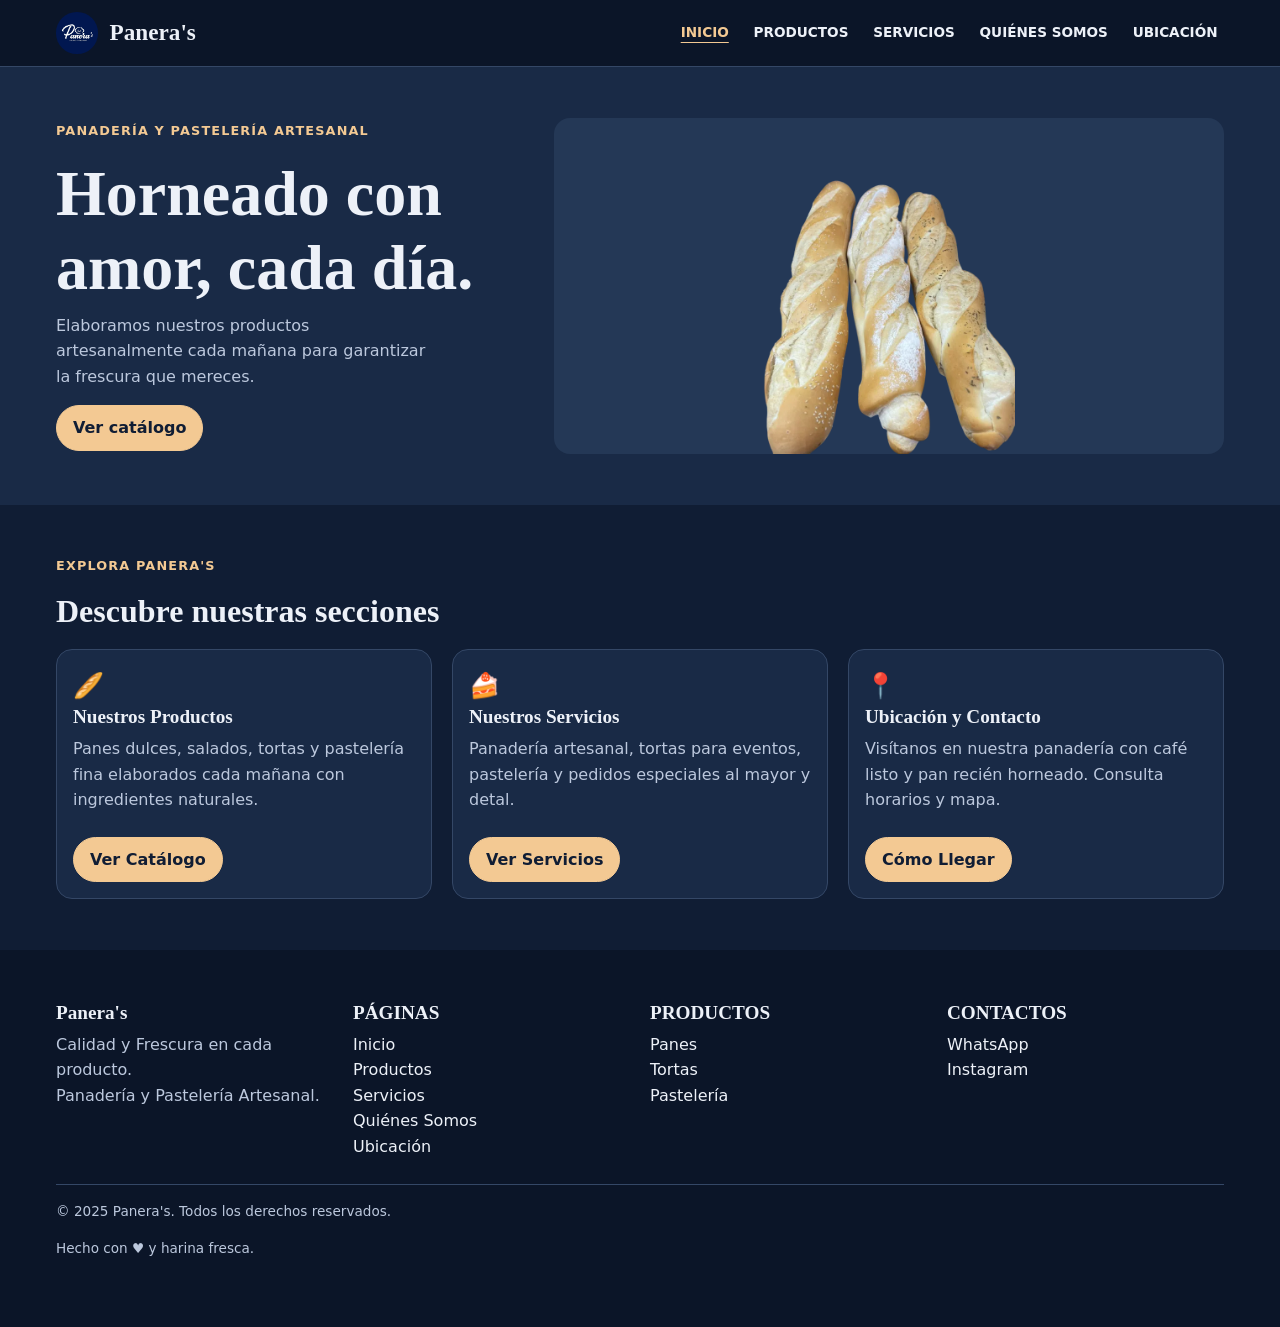
<file: Proyecto Panera/index.html>
<!doctype html>
<html lang="es">
  <head>
    <meta charset="UTF-8" />
    <meta name="viewport" content="width=device-width, initial-scale=1.0" />
    <meta name="theme-color" content="#101d34" />
    <link rel="icon" type="image/png" href="images/favicon.png" />
    <link rel="apple-touch-icon" href="images/favicon.png" />
    <meta
      name="description"
      content="Panera's - Panadería y pastelería artesanal. Calidad y frescura en cada producto."
    />
    <title>Panera's | Panadería y Pastelería Artesanal</title>
    <link rel="stylesheet" href="css/styles.css" />
  </head>

  <body>
    <header>
      <div class="contenedor barra">
        <a href="index.html" class="marca">
          <img src="images/logo.jpeg" alt="" />
          <span>Panera's</span>
        </a>

        <input type="checkbox" id="menu-toggle" class="menu-control" aria-controls="menu-principal" />
        <label for="menu-toggle" class="menu-etiqueta">Menú</label>

        <nav id="menu-principal" aria-label="Principal">
          <ul class="enlaces">
            <li>
              <a href="index.html" aria-current="page">INICIO</a>
            </li>
            <li>
              <a href="pages/productos.html">PRODUCTOS</a>
            </li>
            <li>
              <a href="pages/servicios.html">SERVICIOS</a>
            </li>
            <li>
              <a href="pages/acerca.html">QUIÉNES SOMOS</a>
            </li>
            <li>
              <a href="pages/contacto.html">UBICACIÓN</a>
            </li>
          </ul>
        </nav>
      </div>
    </header>

    <main>
      <section class="portada">
        <div class="contenedor columnas">
          <div class="presentacion">
            <p class="ceja">PANADERÍA Y PASTELERÍA ARTESANAL</p>
            <h1>Horneado con amor, cada día.</h1>
            <p>
              Elaboramos nuestros productos artesanalmente cada mañana para garantizar la frescura que
              mereces.
            </p>
            <a href="pages/productos.html" class="btn">Ver catálogo</a>
          </div>
          <img
            src="images/panes-salados/pan-salado-al-ajillo-01.webp"
            alt="Baguettes artesanales de Panera’s"
          />
        </div>
      </section>

      <section class="productos">
        <div class="contenedor">
          <div class="encabezado">
            <p class="ceja">EXPLORA PANERA'S</p>
            <h2>Descubre nuestras secciones</h2>
          </div>

          <div class="cuadricula">
            <article class="tarjeta">
              <div class="icono">🥖</div>
              <h3>Nuestros Productos</h3>
              <p>
                Panes dulces, salados, tortas y pastelería fina elaborados cada mañana con ingredientes
                naturales.
              </p>
              <a href="pages/productos.html" class="btn">Ver Catálogo</a>
            </article>

            <article class="tarjeta">
              <div class="icono">🍰</div>
              <h3>Nuestros Servicios</h3>
              <p>
                Panadería artesanal, tortas para eventos, pastelería y pedidos especiales al mayor y detal.
              </p>
              <a href="pages/servicios.html" class="btn">Ver Servicios</a>
            </article>

            <article class="tarjeta">
              <div class="icono">📍</div>
              <h3>Ubicación y Contacto</h3>
              <p>
                Visítanos en nuestra panadería con café listo y pan recién horneado. Consulta horarios y mapa.
              </p>
              <a href="pages/contacto.html" class="btn">Cómo Llegar</a>
            </article>
          </div>
        </div>
      </section>
    </main>

    <footer>
      <div class="contenedor">
        <div class="pie-columnas">
          <div>
            <h3>Panera's</h3>
            <p>Calidad y Frescura en cada producto.<br />Panadería y Pastelería Artesanal.</p>
          </div>

          <div>
            <h4>PÁGINAS</h4>
            <ul>
              <li><a href="index.html">Inicio</a></li>
              <li>
                <a href="pages/productos.html">Productos</a>
              </li>
              <li>
                <a href="pages/servicios.html">Servicios</a>
              </li>
              <li>
                <a href="pages/acerca.html">Quiénes Somos</a>
              </li>
              <li>
                <a href="pages/contacto.html">Ubicación</a>
              </li>
            </ul>
          </div>

          <div>
            <h4>PRODUCTOS</h4>
            <ul>
              <li>
                <a href="pages/productos.html#panes">Panes</a>
              </li>
              <li>
                <a href="pages/productos.html#tortas">Tortas</a>
              </li>
              <li>
                <a href="pages/productos.html#pasteleria">Pastelería</a>
              </li>
            </ul>
          </div>

          <div>
            <h4>CONTACTOS</h4>
            <ul>
              <li>
                <a href="https://wa.me/+584228507289">WhatsApp</a>
              </li>
              <li>
                <a href="https://www.instagram.com/panerasca">Instagram</a>
              </li>
            </ul>
          </div>
        </div>

        <div class="pie-legal">
          <p>&copy; 2025 Panera's. Todos los derechos reservados.</p>
          <p>Hecho con ♥ y harina fresca.</p>
        </div>
      </div>
    </footer>
  </body>
</html>
</file>
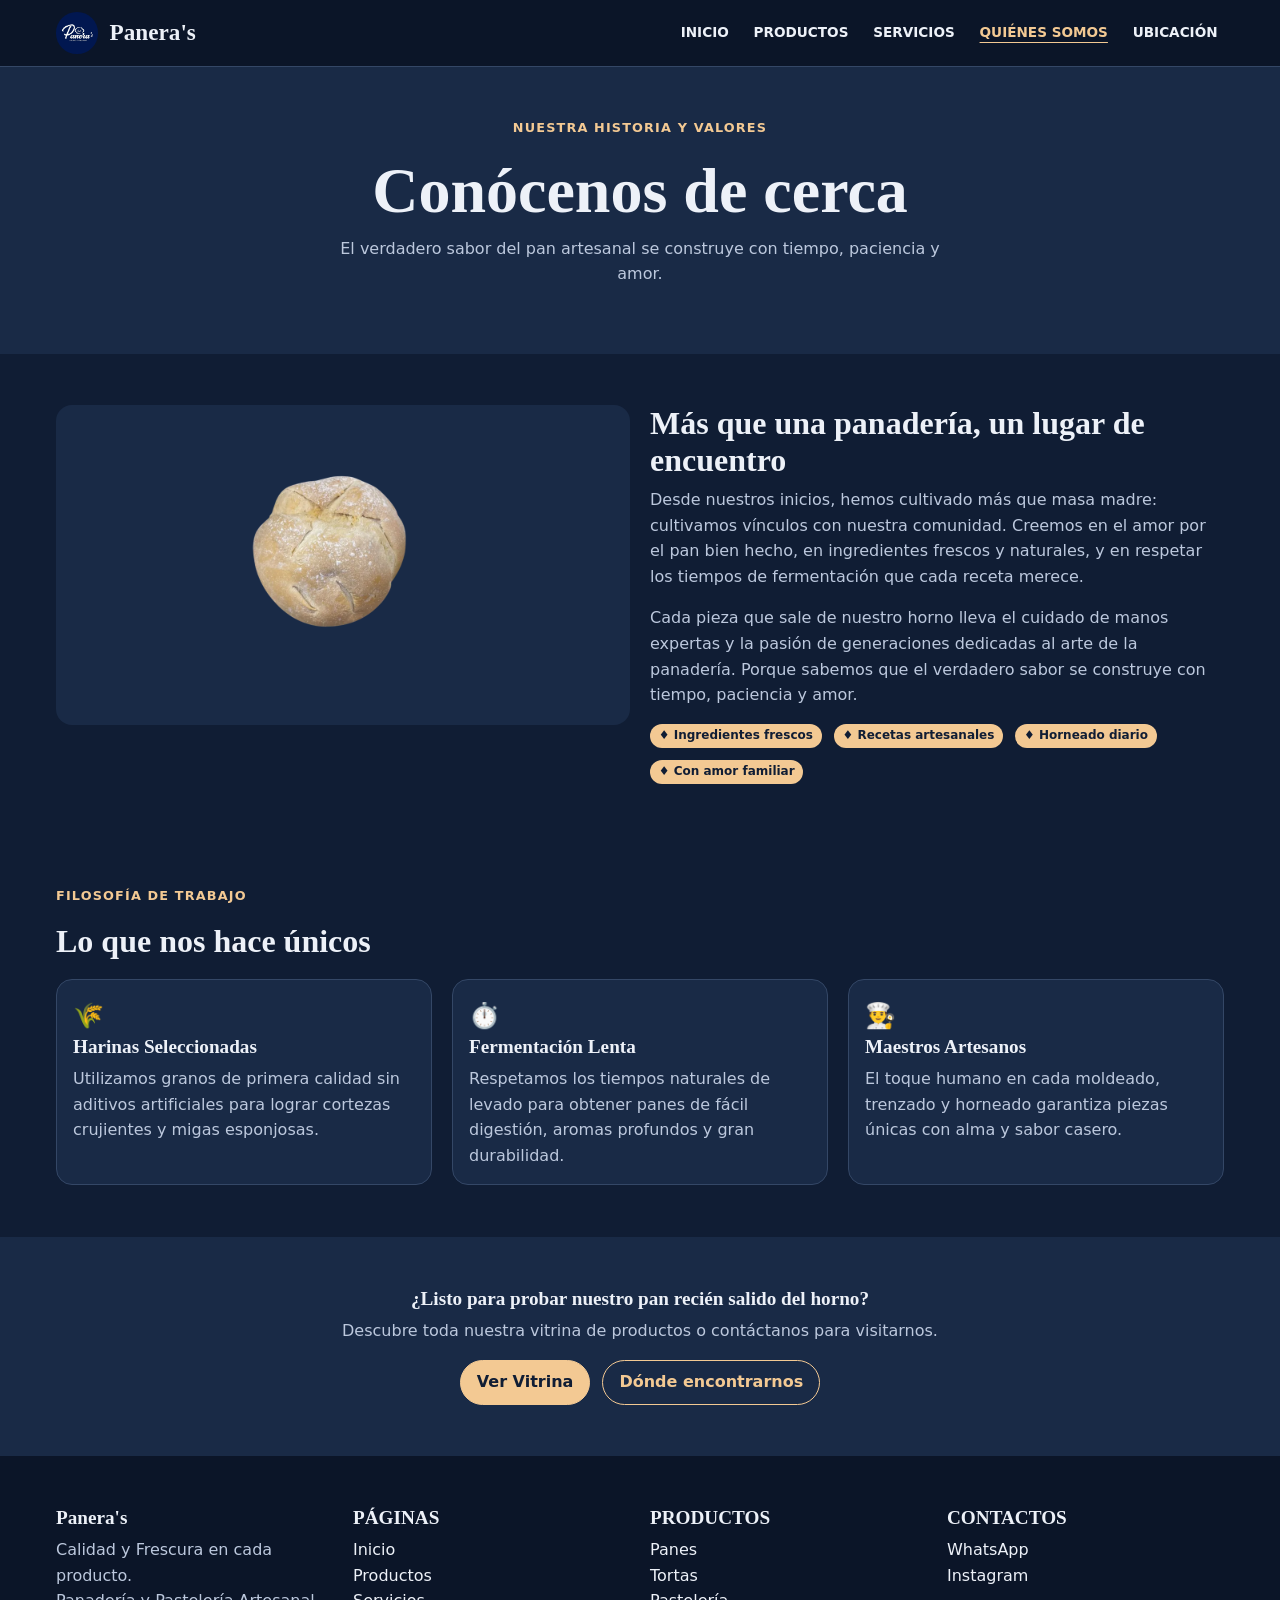
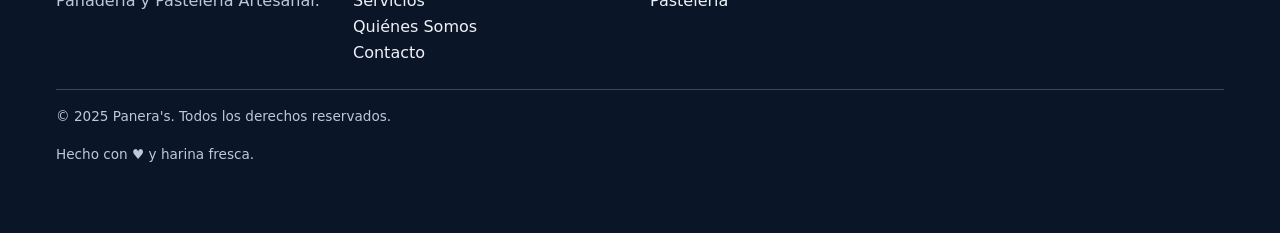
<file: Proyecto Panera/pages/acerca.html>
<!doctype html>
<html lang="es">
  <head>
    <meta charset="UTF-8" />
    <meta name="viewport" content="width=device-width, initial-scale=1.0" />
    <meta name="theme-color" content="#101d34" />
    <link rel="icon" type="image/png" href="../images/favicon.png" />
    <link rel="apple-touch-icon" href="../images/favicon.png" />
    <meta
      name="description"
      content="Quiénes Somos - Panera's. Panadería y pastelería artesanal. Amor por el pan bien hecho y fermentación natural."
    />
    <title>Quiénes Somos | Panera's - Panadería y Pastelería Artesanal</title>
    <link rel="stylesheet" href="../css/styles.css" />
  </head>

  <body>
    <header>
      <div class="contenedor barra">
        <a href="../index.html" class="marca">
          <img src="../images/logo.jpeg" alt="" />
          <span>Panera's</span>
        </a>

        <input type="checkbox" id="menu-toggle" class="menu-control" aria-controls="menu-principal" />
        <label for="menu-toggle" class="menu-etiqueta">Menú</label>

        <nav id="menu-principal" aria-label="Principal">
          <ul class="enlaces">
            <li>
              <a href="../index.html">INICIO</a>
            </li>
            <li>
              <a href="productos.html">PRODUCTOS</a>
            </li>
            <li>
              <a href="servicios.html">SERVICIOS</a>
            </li>
            <li>
              <a href="acerca.html" aria-current="page">QUIÉNES SOMOS</a>
            </li>
            <li>
              <a href="contacto.html">UBICACIÓN</a>
            </li>
          </ul>
        </nav>
      </div>
    </header>

    <main>
      <section class="introduccion">
        <div>
          <p class="ceja">NUESTRA HISTORIA Y VALORES</p>
          <h1>Conócenos de cerca</h1>
          <p>El verdadero sabor del pan artesanal se construye con tiempo, paciencia y amor.</p>
        </div>
      </section>

      <section class="nosotros">
        <div class="contenedor columnas">
          <img src="../images/panes-salados/pan-campesino-01.webp" alt="Pan artesanal de Panera's" />
          <div>
            <h2>Más que una panadería, un lugar de encuentro</h2>
            <p>
              Desde nuestros inicios, hemos cultivado más que masa madre: cultivamos vínculos con nuestra
              comunidad. Creemos en el amor por el pan bien hecho, en ingredientes frescos y naturales, y en
              respetar los tiempos de fermentación que cada receta merece.
            </p>
            <p>
              Cada pieza que sale de nuestro horno lleva el cuidado de manos expertas y la pasión de
              generaciones dedicadas al arte de la panadería. Porque sabemos que el verdadero sabor se
              construye con tiempo, paciencia y amor.
            </p>
            <div class="acciones">
              <span class="etiqueta">♦ Ingredientes frescos</span>
              <span class="etiqueta">♦ Recetas artesanales</span>
              <span class="etiqueta">♦ Horneado diario</span>
              <span class="etiqueta">♦ Con amor familiar</span>
            </div>
          </div>
        </div>
      </section>

      <section class="productos">
        <div class="contenedor">
          <div class="encabezado">
            <p class="ceja">FILOSOFÍA DE TRABAJO</p>
            <h2>Lo que nos hace únicos</h2>
          </div>

          <div class="cuadricula">
            <div class="tarjeta">
              <div class="icono">🌾</div>
              <h3>Harinas Seleccionadas</h3>
              <p>
                Utilizamos granos de primera calidad sin aditivos artificiales para lograr cortezas crujientes
                y migas esponjosas.
              </p>
            </div>

            <div class="tarjeta">
              <div class="icono">⏱️</div>
              <h3>Fermentación Lenta</h3>
              <p>
                Respetamos los tiempos naturales de levado para obtener panes de fácil digestión, aromas
                profundos y gran durabilidad.
              </p>
            </div>

            <div class="tarjeta">
              <div class="icono">👨‍🍳</div>
              <h3>Maestros Artesanos</h3>
              <p>
                El toque humano en cada moldeado, trenzado y horneado garantiza piezas únicas con alma y sabor
                casero.
              </p>
            </div>
          </div>
        </div>
      </section>

      <section class="llamada">
        <div>
          <h3>¿Listo para probar nuestro pan recién salido del horno?</h3>
          <p>Descubre toda nuestra vitrina de productos o contáctanos para visitarnos.</p>
          <div class="acciones">
            <a href="productos.html" class="btn">Ver Vitrina</a>
            <a href="contacto.html" class="btn btn--outline">Dónde encontrarnos</a>
          </div>
        </div>
      </section>
    </main>

    <footer>
      <div class="contenedor">
        <div class="pie-columnas">
          <div>
            <h3>Panera's</h3>
            <p>Calidad y Frescura en cada producto.<br />Panadería y Pastelería Artesanal.</p>
          </div>

          <div>
            <h4>PÁGINAS</h4>
            <ul>
              <li><a href="../index.html">Inicio</a></li>
              <li>
                <a href="productos.html">Productos</a>
              </li>
              <li>
                <a href="servicios.html">Servicios</a>
              </li>
              <li>
                <a href="acerca.html">Quiénes Somos</a>
              </li>
              <li><a href="contacto.html">Contacto</a></li>
            </ul>
          </div>

          <div>
            <h4>PRODUCTOS</h4>
            <ul>
              <li>
                <a href="productos.html#panes">Panes</a>
              </li>
              <li>
                <a href="productos.html#tortas">Tortas</a>
              </li>
              <li>
                <a href="productos.html#pasteleria">Pastelería</a>
              </li>
            </ul>
          </div>

          <div>
            <h4>CONTACTOS</h4>
            <ul>
              <li>
                <a href="https://wa.me/+584228507289">WhatsApp</a>
              </li>
              <li>
                <a href="https://www.instagram.com/panerasca">Instagram</a>
              </li>
            </ul>
          </div>
        </div>

        <div class="pie-legal">
          <p>&copy; 2025 Panera's. Todos los derechos reservados.</p>
          <p>Hecho con ♥ y harina fresca.</p>
        </div>
      </div>
    </footer>
  </body>
</html>
</file>
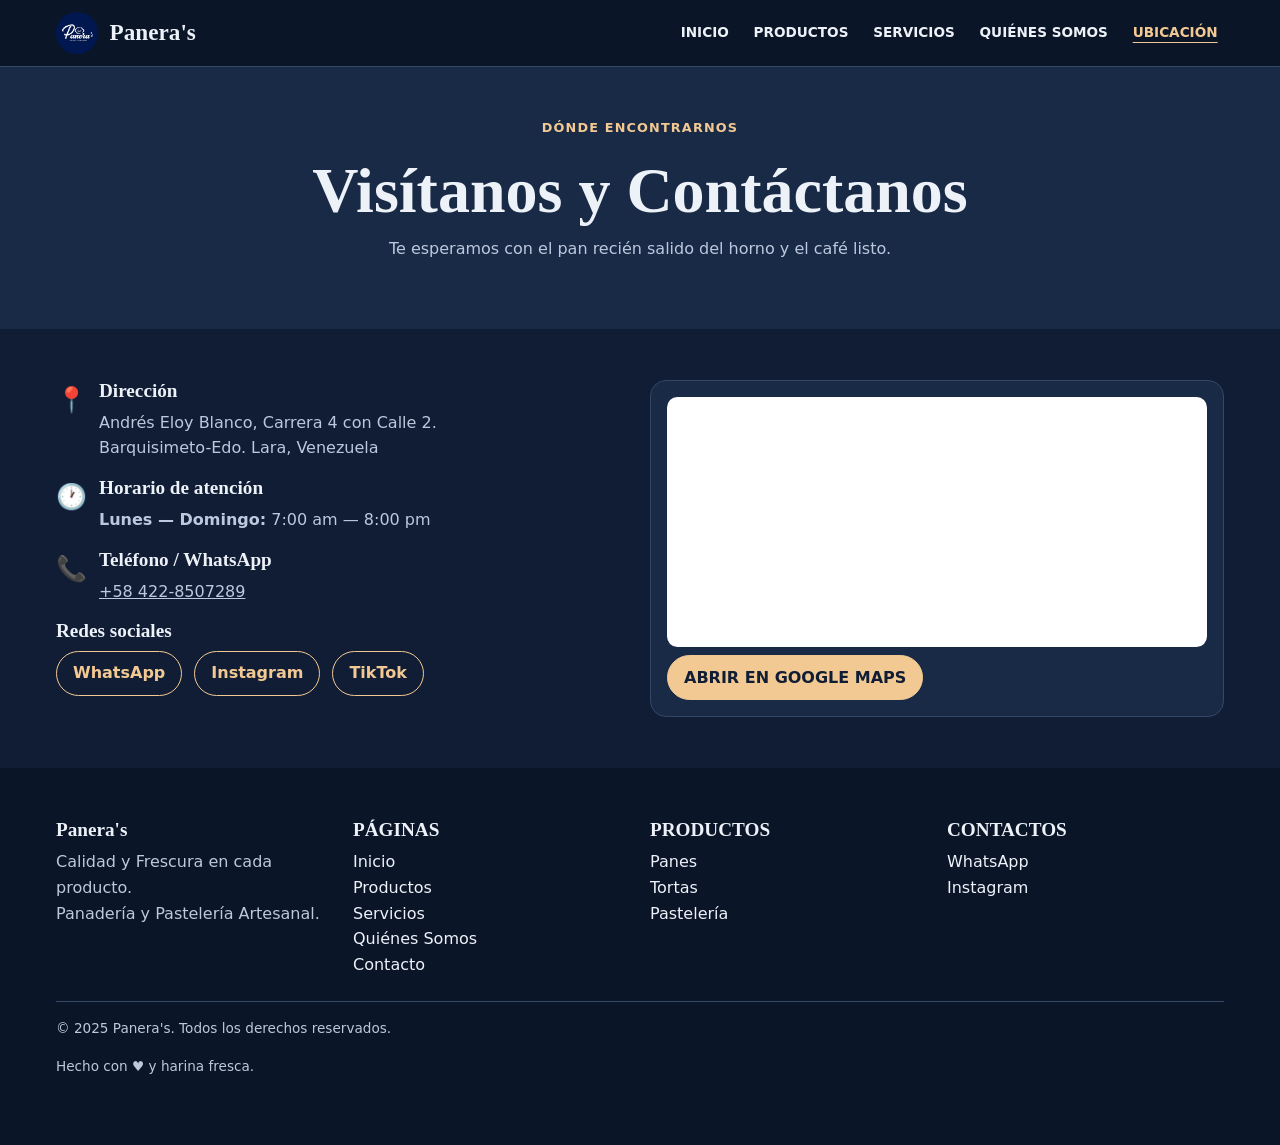
<file: Proyecto Panera/pages/contacto.html>
<!doctype html>
<html lang="es">
  <head>
    <meta charset="UTF-8" />
    <meta name="viewport" content="width=device-width, initial-scale=1.0" />
    <meta name="theme-color" content="#101d34" />
    <link rel="icon" type="image/png" href="../images/favicon.png" />
    <link rel="apple-touch-icon" href="../images/favicon.png" />
    <meta
      name="description"
      content="Contacto y Ubicación - Panera's. Visítanos en nuestra panadería artesanal."
    />
    <title>Contacto y Ubicación | Panera's</title>
    <link rel="stylesheet" href="../css/styles.css" />
  </head>

  <body>
    <header>
      <div class="contenedor barra">
        <a href="../index.html" class="marca">
          <img src="../images/logo.jpeg" alt="" />
          <span>Panera's</span>
        </a>

        <input type="checkbox" id="menu-toggle" class="menu-control" aria-controls="menu-principal" />
        <label for="menu-toggle" class="menu-etiqueta">Menú</label>

        <nav id="menu-principal" aria-label="Principal">
          <ul class="enlaces">
            <li>
              <a href="../index.html">INICIO</a>
            </li>
            <li>
              <a href="productos.html">PRODUCTOS</a>
            </li>
            <li>
              <a href="servicios.html">SERVICIOS</a>
            </li>
            <li>
              <a href="acerca.html">QUIÉNES SOMOS</a>
            </li>
            <li>
              <a href="contacto.html" aria-current="page">UBICACIÓN</a>
            </li>
          </ul>
        </nav>
      </div>
    </header>

    <main>
      <section class="introduccion">
        <div>
          <p class="ceja">DÓNDE ENCONTRARNOS</p>
          <h1>Visítanos y Contáctanos</h1>
          <p>Te esperamos con el pan recién salido del horno y el café listo.</p>
        </div>
      </section>

      <section class="ubicacion">
        <div class="contenedor">
          <div class="columnas">
            <div class="datos">
              <div class="dato">
                <div class="icono">📍</div>
                <div>
                  <h2>Dirección</h2>
                  <p>Andrés Eloy Blanco, Carrera 4 con Calle 2.<br />Barquisimeto-Edo. Lara, Venezuela</p>
                </div>
              </div>

              <div class="dato">
                <div class="icono">🕐</div>
                <div>
                  <h2>Horario de atención</h2>
                  <p><strong>Lunes — Domingo:</strong> 7:00 am — 8:00 pm</p>
                </div>
              </div>

              <div class="dato">
                <div class="icono">📞</div>
                <div>
                  <h2>Teléfono / WhatsApp</h2>
                  <p>
                    <a href="tel:+584228507289">+58&nbsp;422&#8209;8507289</a>
                  </p>
                </div>
              </div>

              <div class="dato">
                <div>
                  <h2>Redes sociales</h2>
                  <div class="acciones">
                    <a
                      href="https://wa.me/+584228507289"
                      target="_blank"
                      rel="noopener noreferrer"
                      class="btn btn--outline"
                      >WhatsApp</a
                    >
                    <a
                      href="https://www.instagram.com/panerasca?mdxt=NXNybGh1MTJnN3B1"
                      target="_blank"
                      rel="noopener noreferrer"
                      class="btn btn--outline"
                      >Instagram</a
                    >
                    <a
                      href="https://www.tiktok.com/@panerasca?_r=1&_t=ZS-9AaTss2cBNc"
                      target="_blank"
                      rel="noopener noreferrer"
                      class="btn btn--outline"
                      >TikTok</a
                    >
                  </div>
                </div>
              </div>
            </div>

            <div>
              <div class="tarjeta mapa">
                <iframe
                  src="https://maps.google.com/maps?q=10.061189,-69.374690&z=17&hl=es&output=embed"
                  title="Ubicación de Panera’s en Google Maps"
                  height="250"
                  allowfullscreen
                  loading="lazy"
                  referrerpolicy="no-referrer-when-downgrade"
                >
                </iframe>
                <a
                  href="https://www.google.com/maps/search/?api=1&query=10.061189,-69.374690"
                  target="_blank"
                  rel="noopener noreferrer"
                  class="btn"
                >
                  ABRIR EN GOOGLE MAPS
                </a>
              </div>
            </div>
          </div>
        </div>
      </section>
    </main>

    <footer>
      <div class="contenedor">
        <div class="pie-columnas">
          <div>
            <h3>Panera's</h3>
            <p>Calidad y Frescura en cada producto.<br />Panadería y Pastelería Artesanal.</p>
          </div>

          <div>
            <h4>PÁGINAS</h4>
            <ul>
              <li><a href="../index.html">Inicio</a></li>
              <li>
                <a href="productos.html">Productos</a>
              </li>
              <li>
                <a href="servicios.html">Servicios</a>
              </li>
              <li>
                <a href="acerca.html">Quiénes Somos</a>
              </li>
              <li><a href="contacto.html">Contacto</a></li>
            </ul>
          </div>

          <div>
            <h4>PRODUCTOS</h4>
            <ul>
              <li>
                <a href="productos.html#panes">Panes</a>
              </li>
              <li>
                <a href="productos.html#tortas">Tortas</a>
              </li>
              <li>
                <a href="productos.html#pasteleria">Pastelería</a>
              </li>
            </ul>
          </div>

          <div>
            <h4>CONTACTOS</h4>
            <ul>
              <li>
                <a href="https://wa.me/+584228507289">WhatsApp</a>
              </li>
              <li>
                <a href="https://www.instagram.com/panerasca">Instagram</a>
              </li>
            </ul>
          </div>
        </div>

        <div class="pie-legal">
          <p>&copy; 2025 Panera's. Todos los derechos reservados.</p>
          <p>Hecho con ♥ y harina fresca.</p>
        </div>
      </div>
    </footer>
  </body>
</html>
</file>
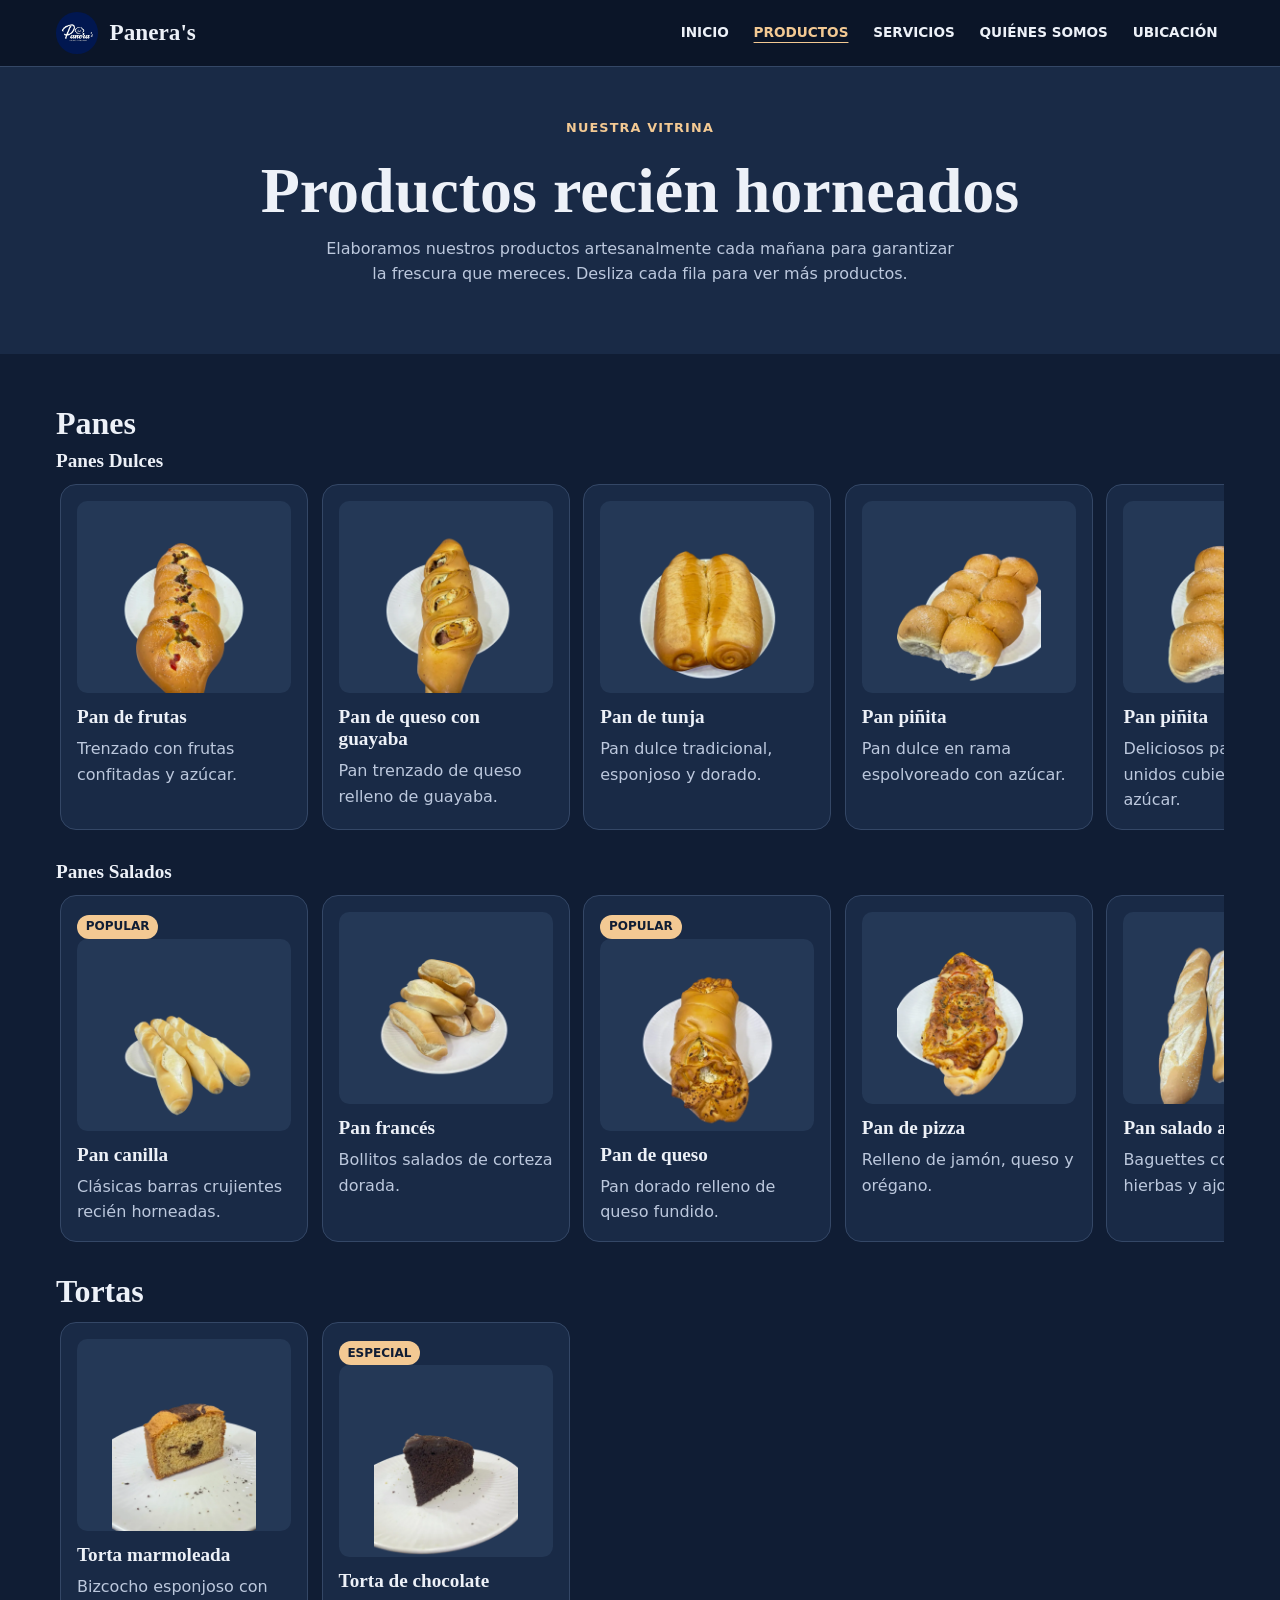
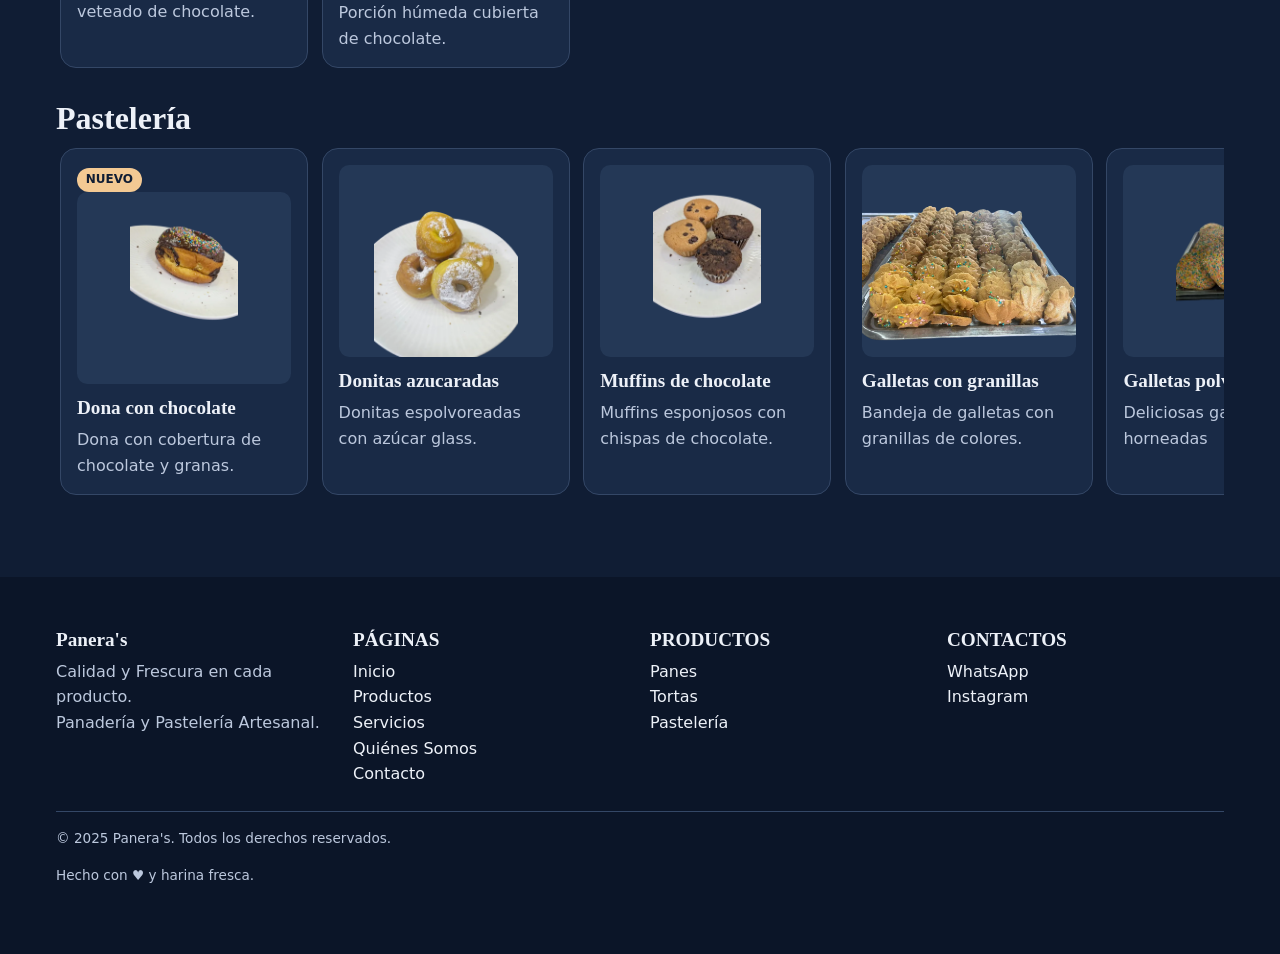
<file: Proyecto Panera/pages/productos.html>
<!doctype html>
<html lang="es">
  <head>
    <meta charset="UTF-8" />
    <meta name="viewport" content="width=device-width, initial-scale=1.0" />
    <meta name="theme-color" content="#101d34" />
    <link rel="icon" type="image/png" href="../images/favicon.png" />
    <link rel="apple-touch-icon" href="../images/favicon.png" />
    <meta
      name="description"
      content="Vitrina de Panera's - Panes dulces, salados, tortas y pastelería recién horneados."
    />
    <title>Productos | Panera's</title>
    <link rel="stylesheet" href="../css/styles.css" />
  </head>

  <body>
    <header>
      <div class="contenedor barra">
        <a href="../index.html" class="marca">
          <img src="../images/logo.jpeg" alt="" />
          <span>Panera's</span>
        </a>

        <input type="checkbox" id="menu-toggle" class="menu-control" aria-controls="menu-principal" />
        <label for="menu-toggle" class="menu-etiqueta">Menú</label>

        <nav id="menu-principal" aria-label="Principal">
          <ul class="enlaces">
            <li>
              <a href="../index.html">INICIO</a>
            </li>
            <li>
              <a href="productos.html" aria-current="page">PRODUCTOS</a>
            </li>
            <li>
              <a href="servicios.html">SERVICIOS</a>
            </li>
            <li>
              <a href="acerca.html">QUIÉNES SOMOS</a>
            </li>
            <li>
              <a href="contacto.html">UBICACIÓN</a>
            </li>
          </ul>
        </nav>
      </div>
    </header>

    <main>
      <section class="introduccion">
        <div>
          <p class="ceja">NUESTRA VITRINA</p>
          <h1>Productos recién horneados</h1>
          <p>
            Elaboramos nuestros productos artesanalmente cada mañana para garantizar la frescura que mereces.
            Desliza cada fila para ver más productos.
          </p>
        </div>
      </section>

      <section class="productos">
        <div class="contenedor">
          <div id="panes" class="categoria">
            <h2>Panes</h2>

            <div id="panes-dulces" class="subcategoria">
              <h3>Panes Dulces</h3>
              <section class="carrusel" tabindex="0" aria-label="Panes dulces">
                <article class="tarjeta producto">
                  <img
                    src="../images/panes-dulces/pan-de-frutas-01.webp"
                    alt="Pan de frutas"
                    loading="lazy"
                  />
                  <h4>Pan de frutas</h4>
                  <p>Trenzado con frutas confitadas y azúcar.</p>
                </article>
                <article class="tarjeta producto">
                  <img
                    src="../images/panes-dulces/pan-de-queso-con-guayaba-01.webp"
                    alt="Pan de queso con guayaba"
                    loading="lazy"
                  />
                  <h4>Pan de queso con guayaba</h4>
                  <p>Pan trenzado de queso relleno de guayaba.</p>
                </article>
                <article class="tarjeta producto">
                  <img src="../images/panes-dulces/pan-de-tunja-01.webp" alt="Pan de tunja" loading="lazy" />
                  <h4>Pan de tunja</h4>
                  <p>Pan dulce tradicional, esponjoso y dorado.</p>
                </article>
                <article class="tarjeta producto">
                  <img src="../images/panes-dulces/pan-pinita-01.webp" alt="Pan piñita" loading="lazy" />
                  <h4>Pan piñita</h4>
                  <p>Pan dulce en rama espolvoreado con azúcar.</p>
                </article>
                <article class="tarjeta producto">
                  <img
                    src="../images/panes-dulces/panecillos-con-azucar-01.webp"
                    alt="Panecillos con azúcar"
                    loading="lazy"
                  />
                  <h4>Pan piñita</h4>
                  <p>Deliciosos panecillos unidos cubiertos de azúcar.</p>
                </article>
                <article class="tarjeta producto">
                  <img
                    src="../images/panes-dulces/pan-trenzado-glaseado-01.webp"
                    alt="Pan trenzado glaseado"
                    loading="lazy"
                  />
                  <h4>Pan trenzado glaseado</h4>
                  <p>Barra trenzada con glaseado brillante.</p>
                </article>
              </section>
            </div>

            <div id="panes-salados" class="subcategoria">
              <h3>Panes Salados</h3>
              <section class="carrusel" tabindex="0" aria-label="Panes salados">
                <article class="tarjeta producto">
                  <div class="etiqueta">POPULAR</div>
                  <img src="../images/panes-salados/pan-canilla-01.webp" alt="Pan canilla" loading="lazy" />
                  <h4>Pan canilla</h4>
                  <p>Clásicas barras crujientes recién horneadas.</p>
                </article>
                <article class="tarjeta producto">
                  <img src="../images/panes-salados/pan-frances-01.webp" alt="Pan francés" loading="lazy" />
                  <h4>Pan francés</h4>
                  <p>Bollitos salados de corteza dorada.</p>
                </article>
                <article class="tarjeta producto">
                  <div class="etiqueta">POPULAR</div>
                  <img src="../images/panes-salados/pan-de-queso-01.webp" alt="Pan de queso" loading="lazy" />
                  <h4>Pan de queso</h4>
                  <p>Pan dorado relleno de queso fundido.</p>
                </article>
                <article class="tarjeta producto">
                  <img src="../images/panes-salados/pan-de-pizza-01.webp" alt="Pan de pizza" loading="lazy" />
                  <h4>Pan de pizza</h4>
                  <p>Relleno de jamón, queso y orégano.</p>
                </article>
                <article class="tarjeta producto">
                  <img
                    src="../images/panes-salados/pan-salado-al-ajillo-01.webp"
                    alt="Pan salado al ajillo"
                    loading="lazy"
                  />
                  <h4>Pan salado al ajillo</h4>
                  <p>Baguettes con semillas, hierbas y ajo.</p>
                </article>
                <article class="tarjeta producto">
                  <img
                    src="../images/panes-salados/enrollados-de-jamon-y-queso-01.webp"
                    alt="Enrollados de jamón y queso"
                    loading="lazy"
                  />
                  <h4>Enrollados de jamón y queso</h4>
                  <p>Rollitos de pan con jamón y queso.</p>
                </article>
                <article class="tarjeta producto">
                  <img
                    src="../images/panes-salados/pan-relleno-de-queso-01.webp"
                    alt="Pan relleno de queso"
                    loading="lazy"
                  />
                  <h4>Pan relleno de queso</h4>
                  <p>Pan horneado con corazón de queso.</p>
                </article>
                <article class="tarjeta producto">
                  <img
                    src="../images/panes-salados/pan-con-jamon-y-queso-01.webp"
                    alt="Pan con jamón y queso"
                    loading="lazy"
                  />
                  <h4>Pan con jamón y queso</h4>
                  <p>Pan de sésamo relleno de jamón y queso.</p>
                </article>
                <article class="tarjeta producto">
                  <img
                    src="../images/panes-salados/pan-canilla-en-racimo-01.webp"
                    alt="Pan canilla en racimo"
                    loading="lazy"
                  />
                  <h4>Pan canilla en racimo</h4>
                  <p>Panecillos salados alargados para compartir.</p>
                </article>
                <article class="tarjeta producto">
                  <img
                    src="../images/panes-salados/pan-trenzado-con-queso-01.webp"
                    alt="Pan trenzado con queso"
                    loading="lazy"
                  />
                  <h4>Pan trenzado con queso</h4>
                  <p>Barra trenzada cubierta de queso gratinado.</p>
                </article>
                <article class="tarjeta producto">
                  <img
                    src="../images/panes-salados/pan-de-queso-al-horno-01.webp"
                    alt="Pan de queso al horno"
                    loading="lazy"
                  />
                  <h4>Pan de queso al horno</h4>
                  <p>Panecillos con queso gratinado.</p>
                </article>
                <article class="tarjeta producto">
                  <img
                    src="../images/panes-salados/pan-campesino-01.webp"
                    alt="Pan campesino"
                    loading="lazy"
                  />
                  <h4>Pan campesino</h4>
                  <p>Hogaza redonda rústica con harina.</p>
                </article>
                <article class="tarjeta producto">
                  <img src="../images/panes-salados/pan-tajado-01.webp" alt="Pan tajado" loading="lazy" />
                  <h4>Pan de sandwich</h4>
                  <p>Pan blanco rebanado, ideal para sándwich.</p>
                </article>
                <article class="tarjeta producto">
                  <img
                    src="../images/panes-salados/pan-con-ajonjoli-01.webp"
                    alt="Pan con ajonjolí"
                    loading="lazy"
                  />
                  <h4>Pan de sandwich con ajonjolí</h4>
                  <p>Pan cubierto de semillas de sésamo.</p>
                </article>
                <article class="tarjeta producto">
                  <img
                    src="../images/panes-salados/baguettes-rusticas-01.webp"
                    alt="Baguette rústica"
                    loading="lazy"
                  />
                  <h4>Baguette rústica</h4>
                  <p>Baguette artesanal espolvoreada con harina.</p>
                </article>
                <article class="tarjeta producto">
                  <img
                    src="../images/panes-salados/baguettes-con-sesamo-01.webp"
                    alt="Baguette con sésamo"
                    loading="lazy"
                  />
                  <h4>Baguette con sésamo</h4>
                  <p>Baguette con ajonjolí y hierbas.</p>
                </article>
                <article class="tarjeta producto">
                  <img
                    src="../images/panes-salados/panecillos-blancos-01.webp"
                    alt="Panecillos blancos"
                    loading="lazy"
                  />
                  <h4>Pan frances</h4>
                  <p>Deliciosos panecillos frescos.</p>
                </article>
                <article class="tarjeta producto">
                  <img
                    src="../images/panes-salados/pastelito-de-hojaldre-01.webp"
                    alt="Pastelito de hojaldre"
                    loading="lazy"
                  />
                  <h4>Pastelito de hojaldre</h4>
                  <p>Hojaldre rectangular dorado y crujiente.</p>
                </article>
                <article class="tarjeta producto">
                  <img src="../images/panes-salados/rollo-de-pan-01.webp" alt="Rollo de pan" loading="lazy" />
                  <h4>Baguette</h4>
                  <p>Rollo de pan frances.</p>
                </article>
              </section>
            </div>
          </div>

          <div id="tortas" class="categoria">
            <h2>Tortas</h2>
            <section class="carrusel" tabindex="0" aria-label="Tortas">
              <article class="tarjeta producto">
                <img src="../images/tortas/torta-marmoleada-01.webp" alt="Torta marmoleada" loading="lazy" />
                <h3>Torta marmoleada</h3>
                <p>Bizcocho esponjoso con veteado de chocolate.</p>
              </article>
              <article class="tarjeta producto">
                <div class="etiqueta">ESPECIAL</div>
                <img
                  src="../images/tortas/torta-de-chocolate-01.webp"
                  alt="Torta de chocolate"
                  loading="lazy"
                />
                <h3>Torta de chocolate</h3>
                <p>Porción húmeda cubierta de chocolate.</p>
              </article>
            </section>
          </div>

          <div id="pasteleria" class="categoria">
            <h2>Pastelería</h2>
            <section class="carrusel" tabindex="0" aria-label="Pastelería">
              <article class="tarjeta producto">
                <div class="etiqueta">NUEVO</div>
                <img
                  src="../images/pasteleria/dona-con-chocolate-01.webp"
                  alt="Dona con chocolate"
                  loading="lazy"
                />
                <h3>Dona con chocolate</h3>
                <p>Dona con cobertura de chocolate y granas.</p>
              </article>
              <article class="tarjeta producto">
                <img
                  src="../images/pasteleria/donitas-azucaradas-01.webp"
                  alt="Donitas azucaradas"
                  loading="lazy"
                />
                <h3>Donitas azucaradas</h3>
                <p>Donitas espolvoreadas con azúcar glass.</p>
              </article>
              <article class="tarjeta producto">
                <img
                  src="../images/pasteleria/muffins-de-chocolate-01.webp"
                  alt="Muffins de chocolate"
                  loading="lazy"
                />
                <h3>Muffins de chocolate</h3>
                <p>Muffins esponjosos con chispas de chocolate.</p>
              </article>
              <article class="tarjeta producto">
                <img
                  src="../images/pasteleria/galletitas-con-granillas-01.webp"
                  alt="Galletas con granillas"
                  loading="lazy"
                />
                <h3>Galletas con granillas</h3>
                <p>Bandeja de galletas con granillas de colores.</p>
              </article>
              <article class="tarjeta producto">
                <img
                  src="../images/pasteleria/galletas-surtidas-01.webp"
                  alt="Galletas surtidas"
                  loading="lazy"
                />
                <h3>Galletas polvorosas</h3>
                <p>Deliciosas galletas horneadas</p>
              </article>
              <article class="tarjeta producto">
                <img src="../images/pasteleria/cortaditos-01.webp" alt="Cortaditos" loading="lazy" />
                <h3>Cortaditos</h3>
                <p>Porciones de bizcocho con relleno.</p>
              </article>
              <article class="tarjeta producto">
                <img
                  src="../images/pasteleria/donita-azucarada-01.webp"
                  alt="Donita azucarada"
                  loading="lazy"
                />
                <h3>Donita azucarada</h3>
                <p>Donita frita cubierta con azúcar glass.</p>
              </article>
              <article class="tarjeta producto">
                <img src="../images/panes-dulces/pan-de-chocolate-01.webp" alt="Napolitano" loading="lazy" />
                <h3>Napolitano</h3>
                <p>Delicioso pan con relleno de chocolate cubierto de chispas de chocolate.</p>
              </article>
              <article class="tarjeta producto">
                <img src="../images/panes-dulces/pan-de-colores-01.webp" alt="Napolitano2" loading="lazy" />
                <h3>Napolitano</h3>
                <p>Delicioso pan con relleno de chocolate cubierto de chispas de colores.</p>
              </article>
              <article class="tarjeta producto">
                <div class="etiqueta">POPULAR</div>
                <img src="../images/panes-dulces/pan-jumbo-01.webp" alt="Pan jumbo" loading="lazy" />
                <h3>Pan jumbo</h3>
                <p>Pan alargado relleno de crema y chocolate.</p>
              </article>
              <article class="tarjeta producto">
                <img src="../images/panes-dulces/bollo-de-crema-01.webp" alt="Pavita" loading="lazy" />
                <h3>Pavita</h3>
                <p>Pavita relleno de crema pastelera.</p>
              </article>
              <article class="tarjeta producto">
                <img
                  src="../images/panes-dulces/palmera-de-hojaldre-01.webp"
                  alt="Palmera de hojaldre"
                  loading="lazy"
                />
                <h3>Palmera de hojaldre</h3>
                <p>Hojaldre en espiral cubierto con azúcar.</p>
              </article>
              <article class="tarjeta producto">
                <img
                  src="../images/panes-dulces/hojaldre-azucarado-01.webp"
                  alt="Hojaldre azucarado"
                  loading="lazy"
                />
                <h3>Hojaldre azucarado</h3>
                <p>Hojaldre crujiente con azúcar por encima.</p>
              </article>
              <article class="tarjeta producto">
                <img
                  src="../images/panes-dulces/hojaldre-de-chocolate-01.webp"
                  alt="Pie de guayaba"
                  loading="lazy"
                />
                <h3>Pie de guayaba</h3>
                <p>Delicioso pastelito relleno de guayaba</p>
              </article>
            </section>
          </div>
        </div>
      </section>
    </main>

    <footer>
      <div class="contenedor">
        <div class="pie-columnas">
          <div>
            <h3>Panera's</h3>
            <p>Calidad y Frescura en cada producto.<br />Panadería y Pastelería Artesanal.</p>
          </div>

          <div>
            <h4>PÁGINAS</h4>
            <ul>
              <li><a href="../index.html">Inicio</a></li>
              <li>
                <a href="productos.html">Productos</a>
              </li>
              <li>
                <a href="servicios.html">Servicios</a>
              </li>
              <li>
                <a href="acerca.html">Quiénes Somos</a>
              </li>
              <li><a href="contacto.html">Contacto</a></li>
            </ul>
          </div>

          <div>
            <h4>PRODUCTOS</h4>
            <ul>
              <li><a href="#panes">Panes</a></li>
              <li><a href="#tortas">Tortas</a></li>
              <li><a href="#pasteleria">Pastelería</a></li>
            </ul>
          </div>

          <div>
            <h4>CONTACTOS</h4>
            <ul>
              <li>
                <a href="https://wa.me/+584228507289">WhatsApp</a>
              </li>
              <li>
                <a href="https://www.instagram.com/panerasca">Instagram</a>
              </li>
            </ul>
          </div>
        </div>

        <div class="pie-legal">
          <p>&copy; 2025 Panera's. Todos los derechos reservados.</p>
          <p>Hecho con ♥ y harina fresca.</p>
        </div>
      </div>
    </footer>
  </body>
</html>
</file>
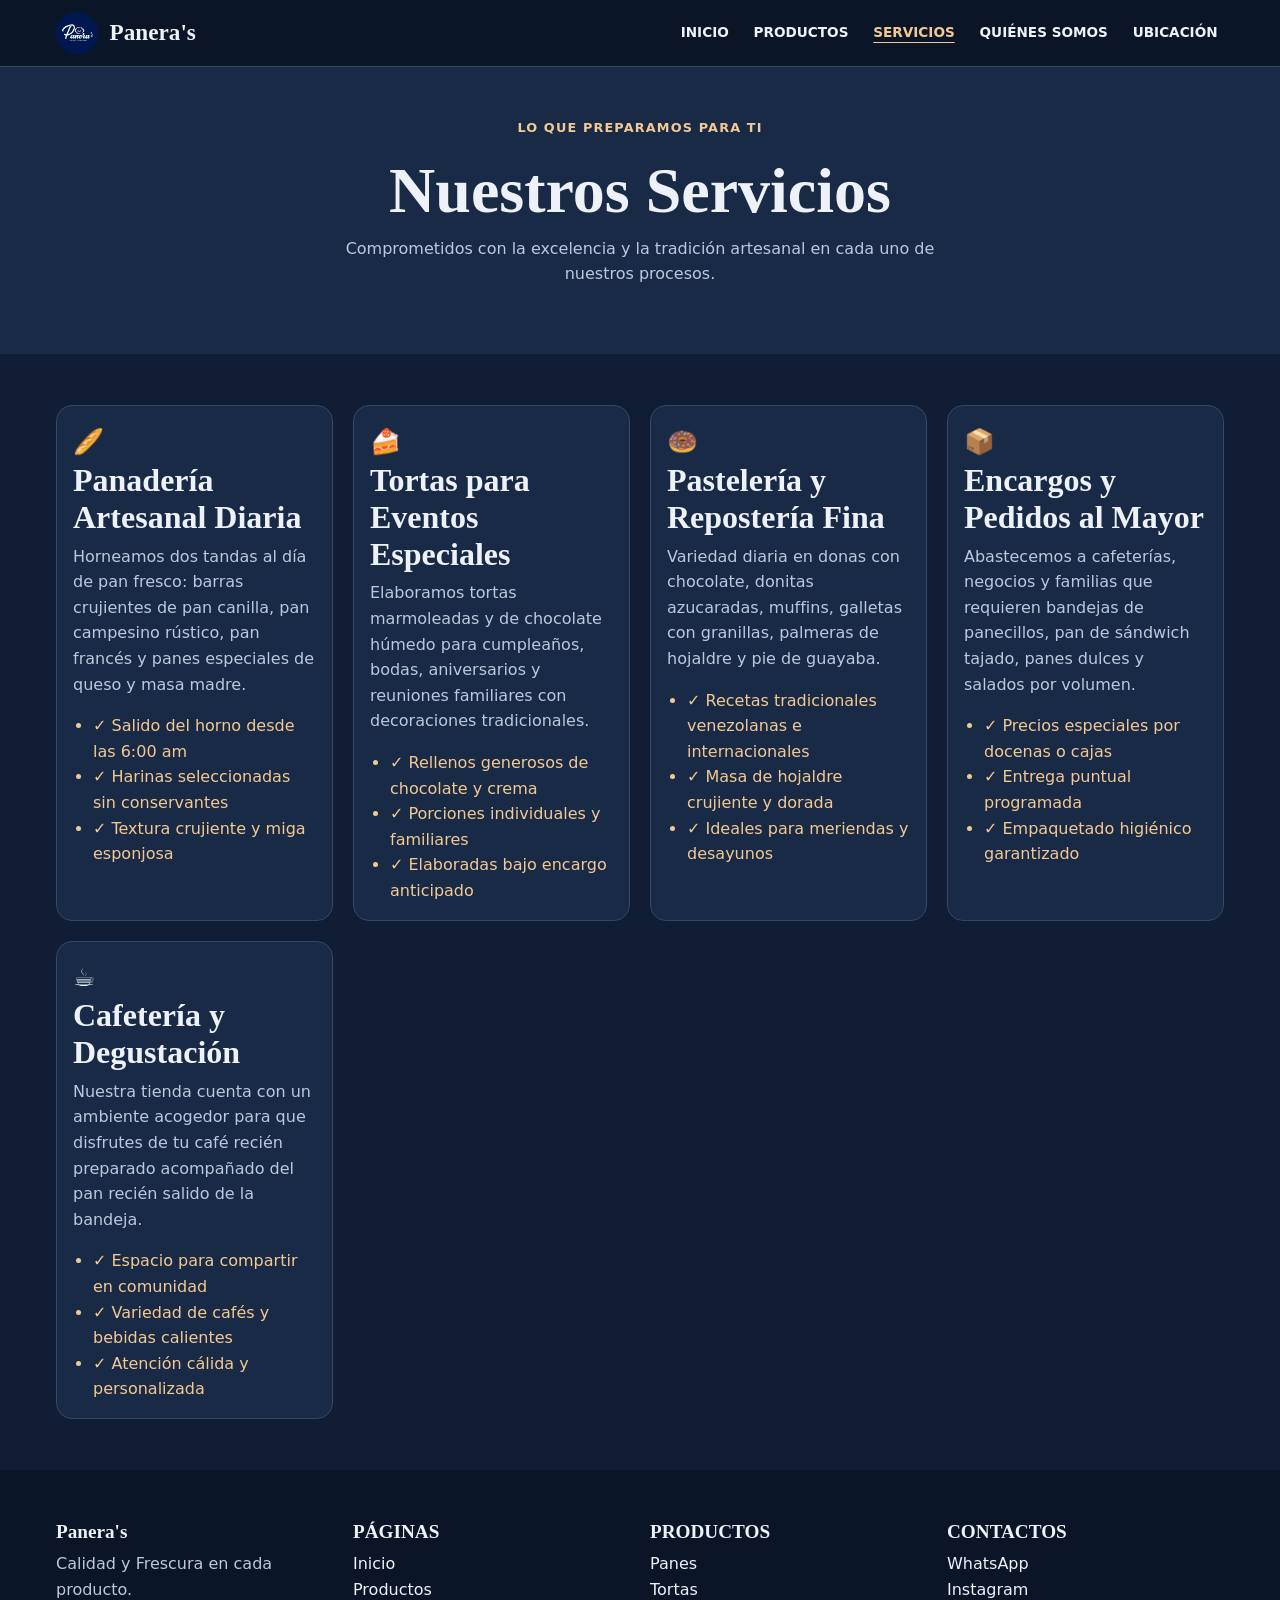
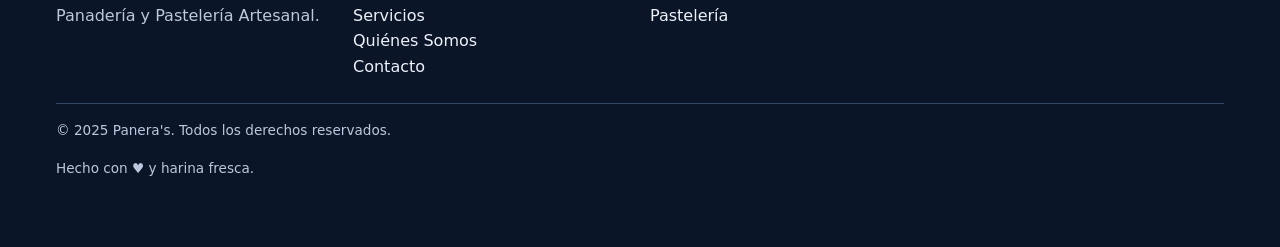
<file: Proyecto Panera/pages/servicios.html>
<!doctype html>
<html lang="es">
  <head>
    <meta charset="UTF-8" />
    <meta name="viewport" content="width=device-width, initial-scale=1.0" />
    <meta name="theme-color" content="#101d34" />
    <link rel="icon" type="image/png" href="../images/favicon.png" />
    <link rel="apple-touch-icon" href="../images/favicon.png" />
    <meta
      name="description"
      content="Servicios - Panera's. Panadería artesanal, repostería fina, pedidos al mayor y detal, y tortas para eventos especiales."
    />
    <title>Servicios | Panera's - Panadería y Pastelería Artesanal</title>
    <link rel="stylesheet" href="../css/styles.css" />
  </head>

  <body>
    <header>
      <div class="contenedor barra">
        <a href="../index.html" class="marca">
          <img src="../images/logo.jpeg" alt="" />
          <span>Panera's</span>
        </a>

        <input type="checkbox" id="menu-toggle" class="menu-control" aria-controls="menu-principal" />
        <label for="menu-toggle" class="menu-etiqueta">Menú</label>

        <nav id="menu-principal" aria-label="Principal">
          <ul class="enlaces">
            <li>
              <a href="../index.html">INICIO</a>
            </li>
            <li>
              <a href="productos.html">PRODUCTOS</a>
            </li>
            <li>
              <a href="servicios.html" aria-current="page">SERVICIOS</a>
            </li>
            <li>
              <a href="acerca.html">QUIÉNES SOMOS</a>
            </li>
            <li>
              <a href="contacto.html">UBICACIÓN</a>
            </li>
          </ul>
        </nav>
      </div>
    </header>

    <main>
      <section class="introduccion">
        <div>
          <p class="ceja">LO QUE PREPARAMOS PARA TI</p>
          <h1>Nuestros Servicios</h1>
          <p>Comprometidos con la excelencia y la tradición artesanal en cada uno de nuestros procesos.</p>
        </div>
      </section>

      <section class="servicios">
        <div class="contenedor">
          <div class="cuadricula">
            <article class="tarjeta">
              <div class="icono">🥖</div>
              <h2>Panadería Artesanal Diaria</h2>
              <p>
                Horneamos dos tandas al día de pan fresco: barras crujientes de pan canilla, pan campesino
                rústico, pan francés y panes especiales de queso y masa madre.
              </p>
              <ul class="caracteristicas">
                <li>✓ Salido del horno desde las 6:00 am</li>
                <li>✓ Harinas seleccionadas sin conservantes</li>
                <li>✓ Textura crujiente y miga esponjosa</li>
              </ul>
            </article>

            <article class="tarjeta">
              <div class="icono">🍰</div>
              <h2>Tortas para Eventos Especiales</h2>
              <p>
                Elaboramos tortas marmoleadas y de chocolate húmedo para cumpleaños, bodas, aniversarios y
                reuniones familiares con decoraciones tradicionales.
              </p>
              <ul class="caracteristicas">
                <li>✓ Rellenos generosos de chocolate y crema</li>
                <li>✓ Porciones individuales y familiares</li>
                <li>✓ Elaboradas bajo encargo anticipado</li>
              </ul>
            </article>

            <article class="tarjeta">
              <div class="icono">🍩</div>
              <h2>Pastelería y Repostería Fina</h2>
              <p>
                Variedad diaria en donas con chocolate, donitas azucaradas, muffins, galletas con granillas,
                palmeras de hojaldre y pie de guayaba.
              </p>
              <ul class="caracteristicas">
                <li>✓ Recetas tradicionales venezolanas e internacionales</li>
                <li>✓ Masa de hojaldre crujiente y dorada</li>
                <li>✓ Ideales para meriendas y desayunos</li>
              </ul>
            </article>

            <article class="tarjeta">
              <div class="icono">📦</div>
              <h2>Encargos y Pedidos al Mayor</h2>
              <p>
                Abastecemos a cafeterías, negocios y familias que requieren bandejas de panecillos, pan de
                sándwich tajado, panes dulces y salados por volumen.
              </p>
              <ul class="caracteristicas">
                <li>✓ Precios especiales por docenas o cajas</li>
                <li>✓ Entrega puntual programada</li>
                <li>✓ Empaquetado higiénico garantizado</li>
              </ul>
            </article>

            <article class="tarjeta">
              <div class="icono">☕</div>
              <h2>Cafetería y Degustación</h2>
              <p>
                Nuestra tienda cuenta con un ambiente acogedor para que disfrutes de tu café recién preparado
                acompañado del pan recién salido de la bandeja.
              </p>
              <ul class="caracteristicas">
                <li>✓ Espacio para compartir en comunidad</li>
                <li>✓ Variedad de cafés y bebidas calientes</li>
                <li>✓ Atención cálida y personalizada</li>
              </ul>
            </article>
          </div>
        </div>
      </section>
    </main>

    <footer>
      <div class="contenedor">
        <div class="pie-columnas">
          <div>
            <h3>Panera's</h3>
            <p>Calidad y Frescura en cada producto.<br />Panadería y Pastelería Artesanal.</p>
          </div>

          <div>
            <h4>PÁGINAS</h4>
            <ul>
              <li><a href="../index.html">Inicio</a></li>
              <li>
                <a href="productos.html">Productos</a>
              </li>
              <li>
                <a href="servicios.html">Servicios</a>
              </li>
              <li>
                <a href="acerca.html">Quiénes Somos</a>
              </li>
              <li><a href="contacto.html">Contacto</a></li>
            </ul>
          </div>

          <div>
            <h4>PRODUCTOS</h4>
            <ul>
              <li>
                <a href="productos.html#panes">Panes</a>
              </li>
              <li>
                <a href="productos.html#tortas">Tortas</a>
              </li>
              <li>
                <a href="productos.html#pasteleria">Pastelería</a>
              </li>
            </ul>
          </div>

          <div>
            <h4>CONTACTOS</h4>
            <ul>
              <li>
                <a href="https://wa.me/+584228507289">WhatsApp</a>
              </li>
              <li>
                <a href="https://www.instagram.com/panerasca">Instagram</a>
              </li>
            </ul>
          </div>
        </div>

        <div class="pie-legal">
          <p>&copy; 2025 Panera's. Todos los derechos reservados.</p>
          <p>Hecho con ♥ y harina fresca.</p>
        </div>
      </div>
    </footer>
  </body>
</html>
</file>
<file: Proyecto Panera/css/styles.css>
:root {
  --fondo: #101d34;
  --panel: #192a46;
  --texto: #edf1f8;
  --suave: #bcc8dd;
  --acento: #f3c993;
  --borde: #344766;
  --radio: 1rem;
}

* {
  box-sizing: border-box;
}

html {
  color-scheme: dark;
  scroll-padding-top: 5rem;
}

body {
  margin: 0;
  font:
    1rem/1.6 system-ui,
    sans-serif;
  background: var(--fondo);
  color: var(--texto);
}

img {
  display: block;
  max-width: 100%;
}

a {
  color: inherit;
}

a:hover {
  color: var(--acento);
}

:focus-visible {
  outline: 2px solid var(--acento);
  outline-offset: 3px;
}

h1,
h2,
h3,
h4 {
  margin: 0 0 0.5rem;
  font-family: Georgia, serif;
  line-height: 1.15;
}

h1 {
  font-size: clamp(2.3rem, 5vw, 4.5rem);
}

h2 {
  font-size: clamp(1.35rem, 2.7vw, 2rem);
}

h3,
h4 {
  font-size: 1.2rem;
}

p {
  margin: 0 0 1rem;
  color: var(--suave);
}

.contenedor {
  width: min(calc(100% - 2rem), 73rem);
  margin-inline: auto;
}

.productos,
.nosotros,
.servicios,
.ubicacion,
.portada,
.introduccion,
.llamada,
footer {
  padding-block: clamp(1.75rem, 4vw, 3.5rem);
}

.columnas,
.cuadricula,
.pie-columnas {
  display: grid;
  gap: 1.25rem;
}

.columnas {
  grid-template-columns: repeat(2, minmax(0, 1fr));
  align-items: start;
}

.cuadricula {
  grid-template-columns: repeat(auto-fit, minmax(min(100%, 15rem), 1fr));
}

header,
footer {
  background: #0b1528;
}

header {
  position: sticky;
  top: 0;
  z-index: 1;
  border-bottom: 1px solid var(--borde);
}

.barra,
.marca,
.enlaces,
.acciones {
  display: flex;
  align-items: center;
  gap: 0.75rem;
}

.barra {
  justify-content: space-between;
  padding-block: 0.75rem;
}

.marca {
  font:
    bold 1.45rem Georgia,
    serif;
  text-decoration: none;
}

.marca img {
  width: 2.6rem;
  border-radius: 50%;
}

.enlaces,
footer ul {
  margin: 0;
  padding: 0;
  list-style: none;
}

.enlaces a,
footer a {
  text-decoration: none;
}

.enlaces a {
  display: block;
  padding: 0.4rem;
  font-size: 0.85rem;
  font-weight: 600;
}

.enlaces [aria-current="page"] {
  color: var(--acento);
  text-decoration: underline;
  text-underline-offset: 0.35em;
}

.menu-control,
.menu-etiqueta {
  display: none;
}

.acciones {
  flex-wrap: wrap;
}

.btn {
  display: inline-block;
  width: fit-content;
  padding: 0.55rem 1rem;
  border: 1px solid var(--acento);
  border-radius: 2rem;
  background: var(--acento);
  color: var(--fondo);
  text-decoration: none;
  font-weight: 700;
}

.btn--outline,
.btn:hover {
  background: transparent;
  color: var(--acento);
}

.portada,
.introduccion,
.llamada {
  background: var(--panel);
}

.portada .columnas {
  grid-template-columns: minmax(0, 4fr) minmax(0, 6fr);
  align-items: center;
  gap: clamp(1.5rem, 4vw, 4rem);
}

.portada img {
  width: 100%;
  height: clamp(13rem, 29vw, 21rem);
  object-fit: contain;
  border-radius: var(--radio);
  background: #243856;
}

.presentacion p {
  max-width: 37ch;
}

.introduccion,
.llamada {
  padding-inline: 1rem;
  text-align: center;
}

.introduccion p,
.llamada p {
  max-width: 62ch;
  margin-inline: auto;
}

.llamada .acciones {
  justify-content: center;
}

.ceja {
  color: var(--acento);
  font-size: 0.8rem;
  font-weight: 700;
  letter-spacing: 0.09em;
}

.encabezado,
.categoria,
.subcategoria {
  margin-bottom: 1.25rem;
}

.carrusel {
  display: flex;
  gap: 0.85rem;
  overflow-x: auto;
  padding: 0.25rem 0.25rem 0.7rem;
  scrollbar-color: var(--acento) var(--fondo);
}

.tarjeta {
  padding: 1rem;
  border: 1px solid var(--borde);
  border-radius: var(--radio);
  background: var(--panel);
}

.tarjeta p:last-child {
  margin-bottom: 0;
}

.tarjeta .btn {
  margin-top: 0.5rem;
}

.producto {
  flex: 0 0 min(15.5rem, 80%);
}

.producto img {
  width: 100%;
  height: 12rem;
  object-fit: contain;
  border-radius: 0.65rem;
  background: #243856;
  margin-bottom: 0.8rem;
}

.etiqueta {
  display: inline-block;
  padding: 0.15rem 0.55rem;
  border-radius: 1rem;
  background: var(--acento);
  color: var(--fondo);
  font-size: 0.75rem;
  font-weight: 700;
}

.icono {
  font-size: 1.55rem;
}

.caracteristicas {
  padding-left: 1.25rem;
  margin-bottom: 0;
  color: var(--acento);
}

.nosotros img {
  width: 100%;
  max-height: 20rem;
  object-fit: contain;
  border-radius: var(--radio);
  background: var(--panel);
}

.dato {
  display: flex;
  gap: 0.75rem;
}

.dato h2 {
  font-size: 1.2rem;
}

.mapa iframe {
  display: block;
  width: 100%;
  border: 0;
  border-radius: 0.65rem;
}

.pie-columnas {
  grid-template-columns: repeat(auto-fit, minmax(10rem, 1fr));
}

.pie-legal {
  margin-top: 1.5rem;
  padding-top: 1rem;
  border-top: 1px solid var(--borde);
  font-size: 0.85rem;
}

@media (max-width: 48rem) {
  html {
    scroll-padding-top: 1rem;
  }

  header {
    position: static;
  }

  .barra {
    flex-wrap: wrap;
  }

  .menu-control {
    display: block;
    position: absolute;
    clip-path: inset(50%);
  }

  .menu-etiqueta {
    display: block;
    padding: 0.3rem 0.7rem;
    border: 1px solid var(--borde);
    border-radius: 0.5rem;
    cursor: pointer;
  }

  .menu-control:focus-visible + .menu-etiqueta {
    outline: 2px solid var(--acento);
  }

  .barra nav {
    display: none;
    flex-basis: 100%;
  }

  .menu-control:checked ~ nav {
    display: block;
  }

  .enlaces {
    display: block;
  }

  .columnas,
  .portada .columnas {
    grid-template-columns: minmax(0, 1fr);
  }
}
</file>
